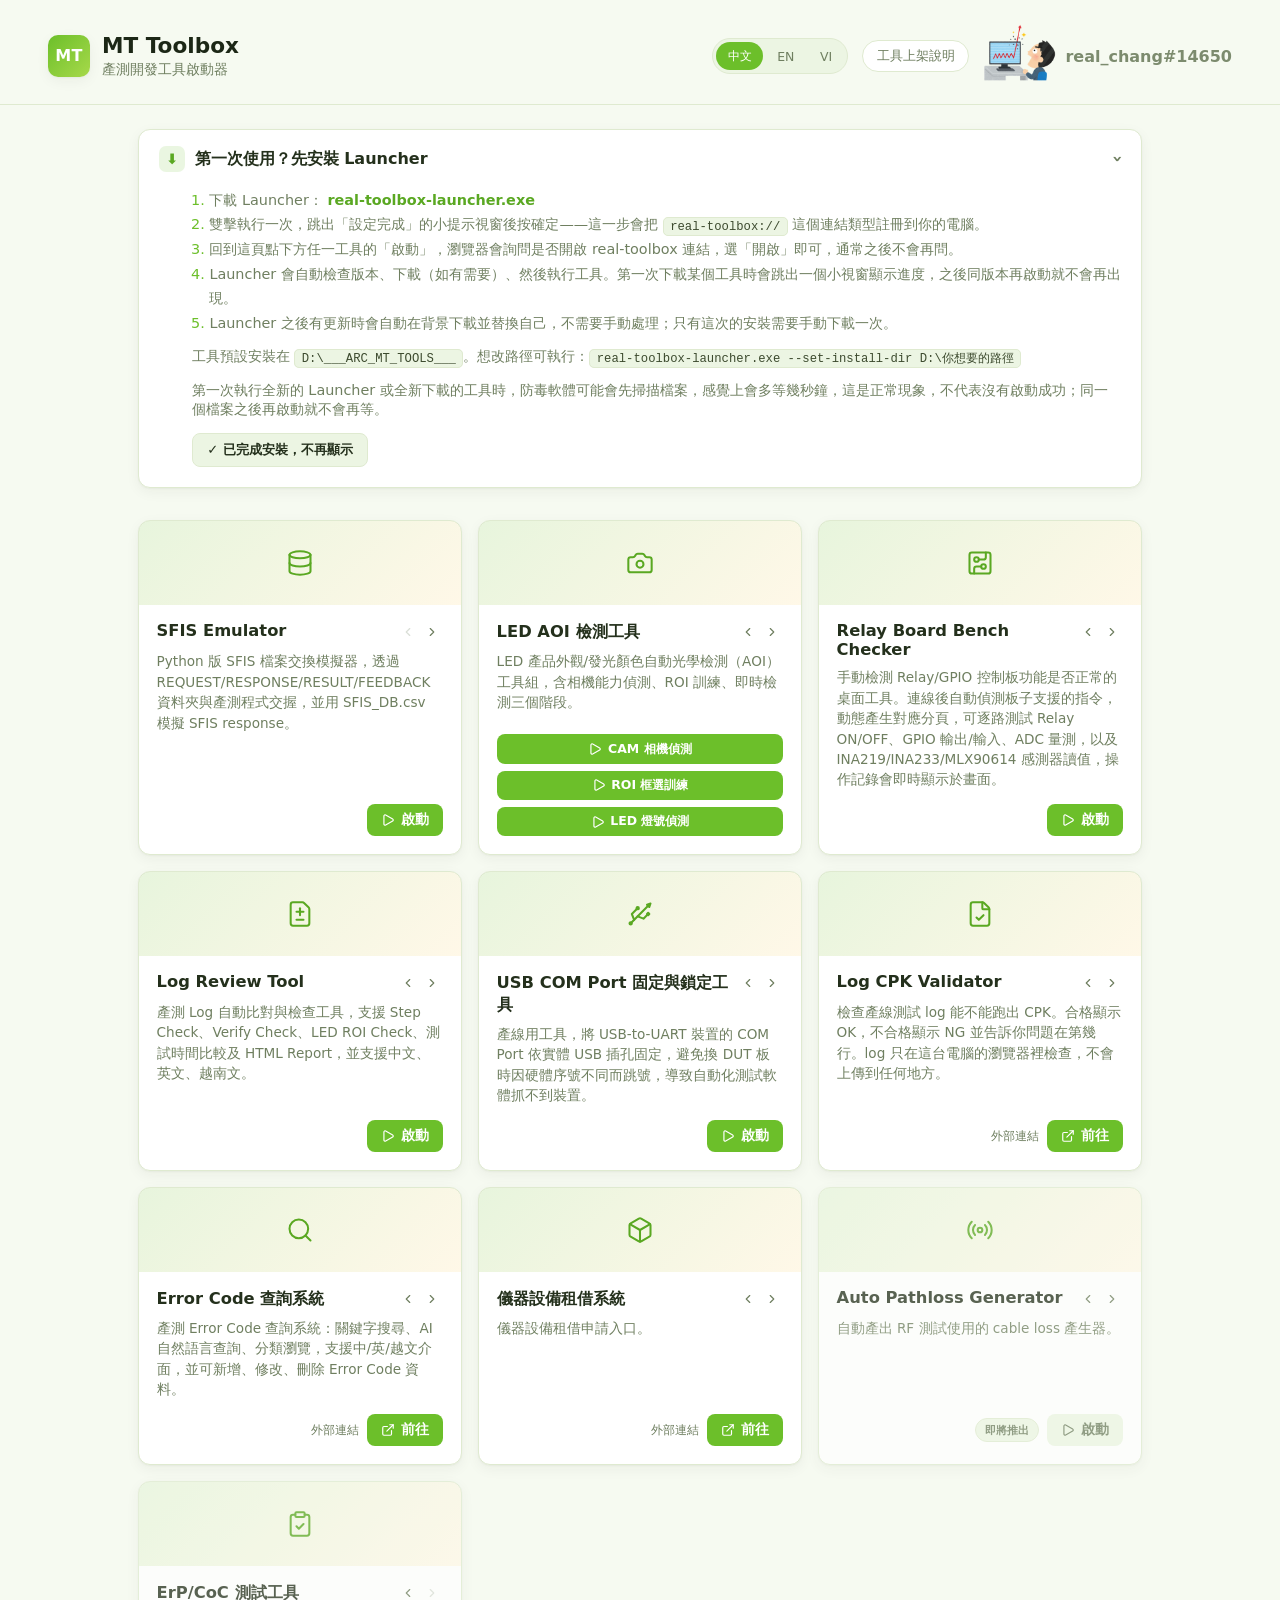
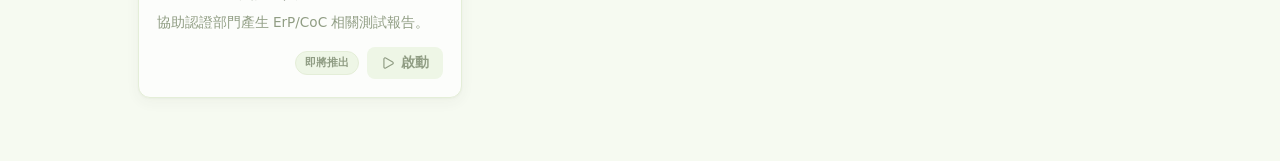
<file: index.html>
<!doctype html>
<!--
  MT Toolbox entry page (repo/protocol name: real-toolbox).

  This is a fully static page - no build step, no framework, no server-side
  code. It is deployed as-is to GitHub Pages from the repo's main branch.
  All the actual interactive behavior (rendering the tool cards from
  manifest.json, the setup-card show/hide logic, the launch-button feedback)
  lives in assets/app.js; this file is just the fixed shell/skeleton that
  app.js populates and manipulates at load time.

  See assets/app.js's top-of-file comment for the full picture of how a
  click on a tool's "啟動" button actually results in a program running on
  the user's machine, and launcher/launcher.py's module docstring for the
  Launcher side of that handshake.

  Trilingual (zh-Hant / en / vi): every fixed piece of text on this page is
  translated via assets/i18n.js (elements marked data-i18n/data-i18n-html) -
  see that file's top comment for how it works. Tool NAMES/DESCRIPTIONS from
  manifest.json are deliberately NOT translated - only this page's own
  chrome is.
-->
<html lang="zh-Hant">
<head>
<meta charset="utf-8">
<meta name="viewport" content="width=device-width, initial-scale=1">
<title>MT Toolbox</title>
<link rel="stylesheet" href="assets/style.css">
</head>
<body>
<!-- Fixed full-page background gradient, purely decorative - see .bg-glow
     in style.css. Placed first/behind everything via z-index: -1. -->
<div class="bg-glow"></div>

<header class="topbar">
  <div class="brand">
    <span class="brand-mark">MT</span>
    <div>
      <h1>MT Toolbox</h1>
      <p class="subtitle" data-i18n="index.subtitle">產測開發工具啟動器</p>
    </div>
  </div>
  <div class="topbar-right">
    <!-- Populated by assets/i18n.js's initLanguageSwitcher() with one
         button per supported language (zh/en/vi) - see that file's
         SUPPORTED_LANGS/LANG_LABELS. -->
    <div id="lang-switcher" class="lang-switcher"></div>
    <!--
      Two different, deliberately distinct link types sit side by side here:
        - "工具啟動教學" is a <button>, not a link - clicking it doesn't
          navigate anywhere, it just re-shows the setup-card below (see
          app.js's setupLauncherReminder). It starts `hidden` and only
          appears after the user has dismissed the setup card once, via
          localStorage - see setupLauncherReminder's own comment for why a
          static page can't just detect "is the Launcher installed?" directly
          and has to rely on this remembered-dismissal approach instead.
        - "工具上架說明" is a real <a> to a separate page (onboarding.html),
          opened in a new tab (target="_blank") since it's a completely
          different, much longer document aimed at a different audience
          (people onboarding a NEW tool, not people using existing tools).
      Both share the .setup-reopen-link CSS class so they look like the
      same kind of pill-shaped secondary action despite being different
      HTML elements underneath - see style.css's `button { font-family:
      inherit }` comment for a subtlety this caused (buttons and links don't
      get identical typography for free, even with the same class).
    -->
    <button class="setup-reopen-link" id="setup-reopen" hidden data-i18n="nav.setupReopen">工具啟動教學</button>
    <a class="setup-reopen-link" href="onboarding.html" target="_blank" rel="noopener" data-i18n="nav.onboardingLink">工具上架說明</a>
    <!-- Personal signature corner: a small mascot image (assets/mascot.png)
         plus a name/id tag. hideMascotIfMissing() in app.js makes the image
         fail gracefully (hides itself) rather than showing a broken-image
         icon if the file is ever missing. -->
    <div class="signature">
      <img src="assets/mascot.png" alt="" class="mascot" />
      <span class="signature-tag">real_chang#14650</span>
    </div>
  </div>
</header>

<main>
  <!--
    First-time setup instructions. Uses a native <details>/<summary> element
    (not a custom JS-driven collapsible) so it works even before app.js has
    finished running, and starts `open` in the HTML source - app.js's
    setupLauncherReminder() may immediately hide the whole element (via the
    `hidden` attribute, separate from `open`) if the user has already
    dismissed it before on this browser/machine; see that function's comment
    block for the full reasoning on why this is remembered client-side
    rather than detected automatically.
  -->
  <details class="setup-card" id="setup-card" open>
    <summary>
      <span class="setup-icon">⬇</span>
      <span data-i18n="index.setup.title">第一次使用？先安裝 Launcher</span>
      <span class="chevron">›</span>
    </summary>
    <div class="setup-body">
      <ol class="setup-steps">
        <li>
          <span data-i18n="index.setup.step1Prefix">下載 Launcher：</span>
          <!-- Points at GitHub's "latest release" asset permalink - see
               README.md's self-update section for the mechanism this
               mirrors. This URL always resolves to the newest Launcher
               release's asset regardless of its tag, so it never needs to
               change again when a new Launcher version is cut - see
               launcher.py's GITHUB_LAUNCHER_ASSET_URL, the exact same
               fixed URL the Launcher's own self-update downloads from. -->
          <a class="setup-download" href="https://github.com/real1027/real-toolbox/releases/latest/download/real-toolbox-launcher.exe">
            real-toolbox-launcher.exe
          </a>
        </li>
        <!-- "設定完成" message box wording here must stay in sync with
             register_protocol()'s show_message() call in launcher.py - if
             that message text changes, update it here too (in all three
             languages' index.setup.step2 in assets/i18n.js). -->
        <li data-i18n-html="index.setup.step2">雙擊執行一次，跳出「設定完成」的小提示視窗後按確定——這一步會把 <code>real-toolbox://</code> 這個連結類型註冊到你的電腦。</li>
        <li data-i18n="index.setup.step3">回到這頁點下方任一工具的「啟動」，瀏覽器會詢問是否開啟 real-toolbox 連結，選「開啟」即可，通常之後不會再問。</li>
        <li data-i18n="index.setup.step4">Launcher 會自動檢查版本、下載（如有需要）、然後執行工具。第一次下載某個工具時會跳出一個小視窗顯示進度，之後同版本再啟動就不會再出現。</li>
        <li data-i18n="index.setup.step5">Launcher 之後有更新時會自動在背景下載並替換自己，不需要手動處理；只有這次的安裝需要手動下載一次。</li>
      </ol>
      <p class="setup-note" data-i18n-html="index.setup.note1">
        工具預設安裝在 <code>D:\___ARC_MT_TOOLS___</code>。想改路徑可執行：
        <code>real-toolbox-launcher.exe --set-install-dir D:\你想要的路徑</code>
      </p>
      <!-- This note exists because of a real support question during
           development ("SFIS Emulator 突然開啟不了了") that turned out to be
           Windows Defender scanning a freshly built/downloaded exe, not an
           actual bug - see launcher.py's LOCK_TTL_SECONDS/module docstring
           and app.js's LAUNCH_FEEDBACK_TIMEOUT_MS comment for the two other
           places this same discovery shaped the design. -->
      <p class="setup-note" data-i18n="index.setup.note2">
        第一次執行全新的 Launcher 或全新下載的工具時，防毒軟體可能會先掃描檔案，感覺上會多等幾秒鐘，這是正常現象，不代表沒有啟動成功；同一個檔案之後再啟動就不會再等。
      </p>
      <button class="dismiss-setup-btn" id="dismiss-setup" data-i18n="index.setup.dismissBtn">✓ 已完成安裝，不再顯示</button>
    </div>
  </details>

  <!-- Populated entirely by app.js's loadTools()/toolCard() - this element
       starts empty in the HTML source. aria-live="polite" so screen readers
       announce the tool list once it finishes loading, since it isn't
       present in the initial page load. -->
  <section class="grid" id="tool-grid" aria-live="polite"></section>
  <!-- Shown by app.js only if manifest.json legitimately has zero tools, or
       if manifest.json itself failed to load at all (in which case its text
       is replaced with the actual error - see loadTools()). -->
  <p class="empty-state" id="empty-state" hidden data-i18n="index.emptyState">目前還沒有工具。</p>
</main>

<script src="assets/i18n.js"></script>
<script src="assets/app.js"></script>
</body>
</html>
</file>
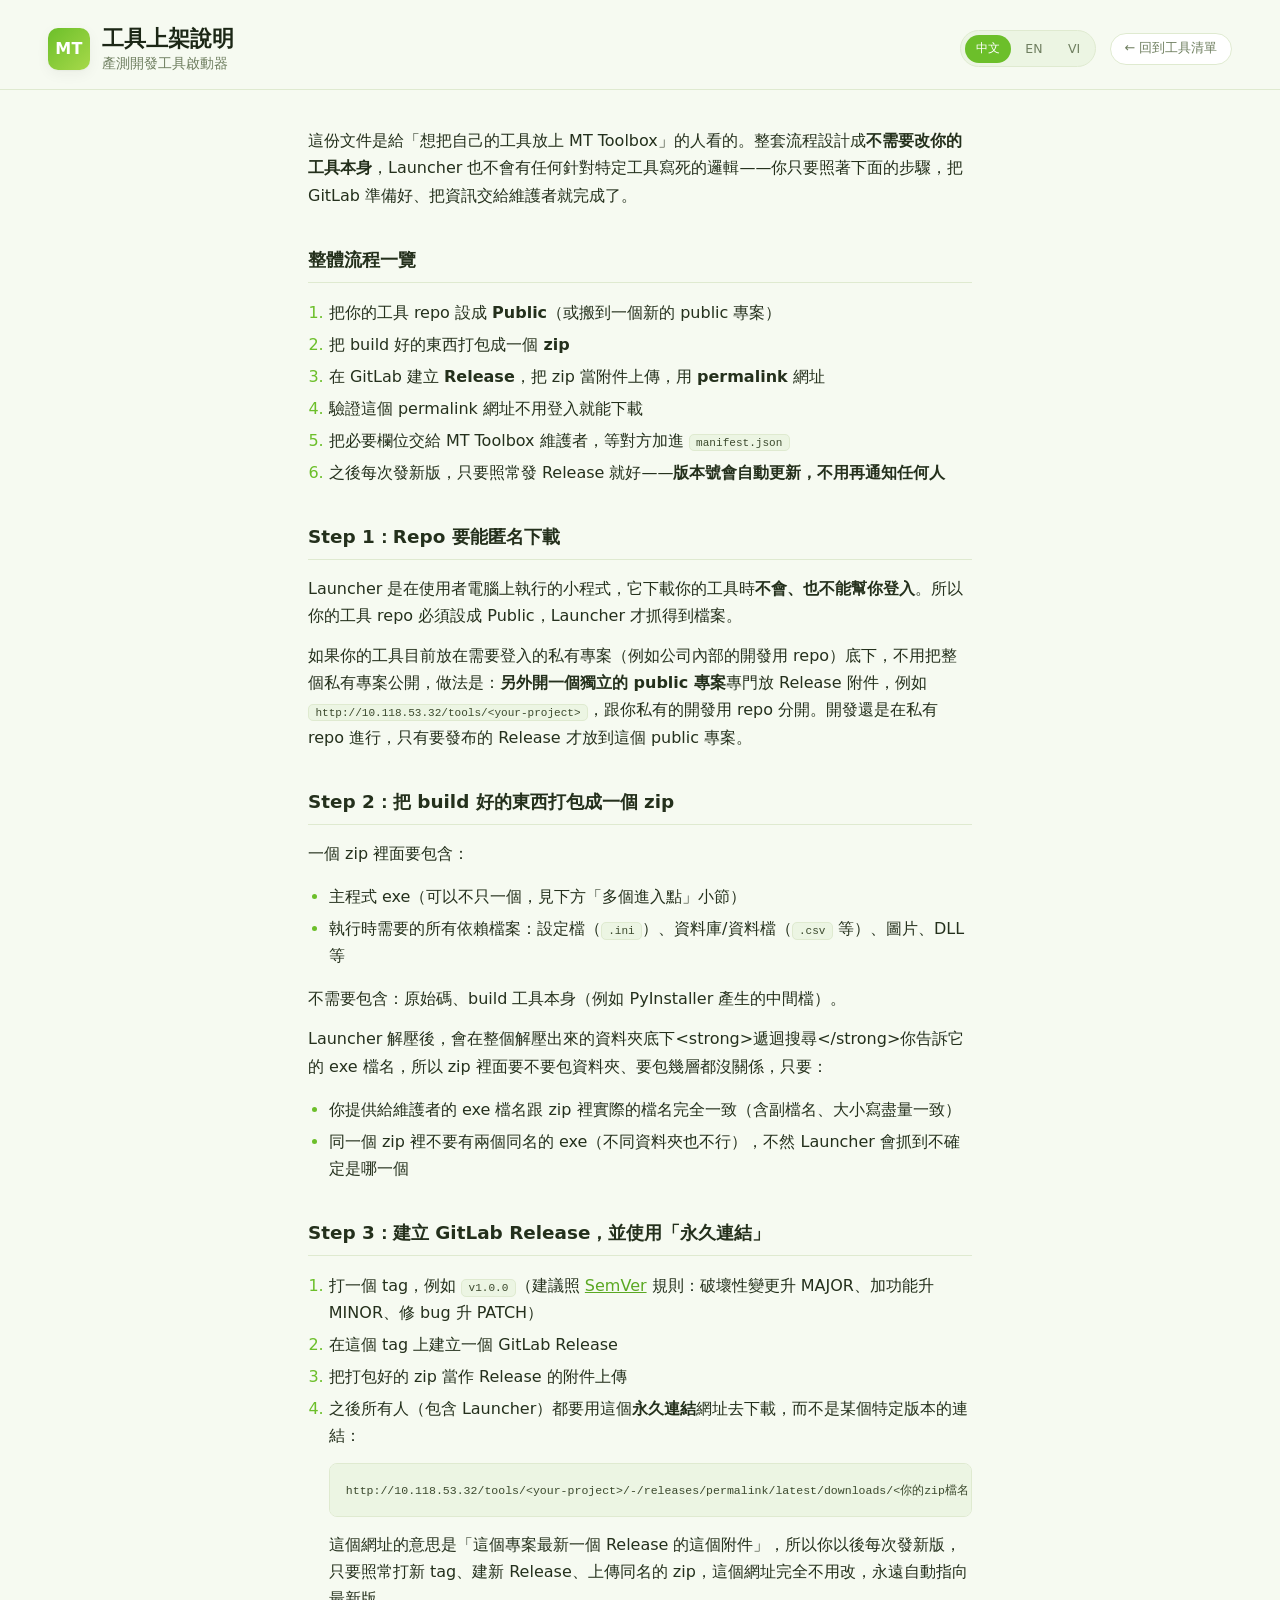
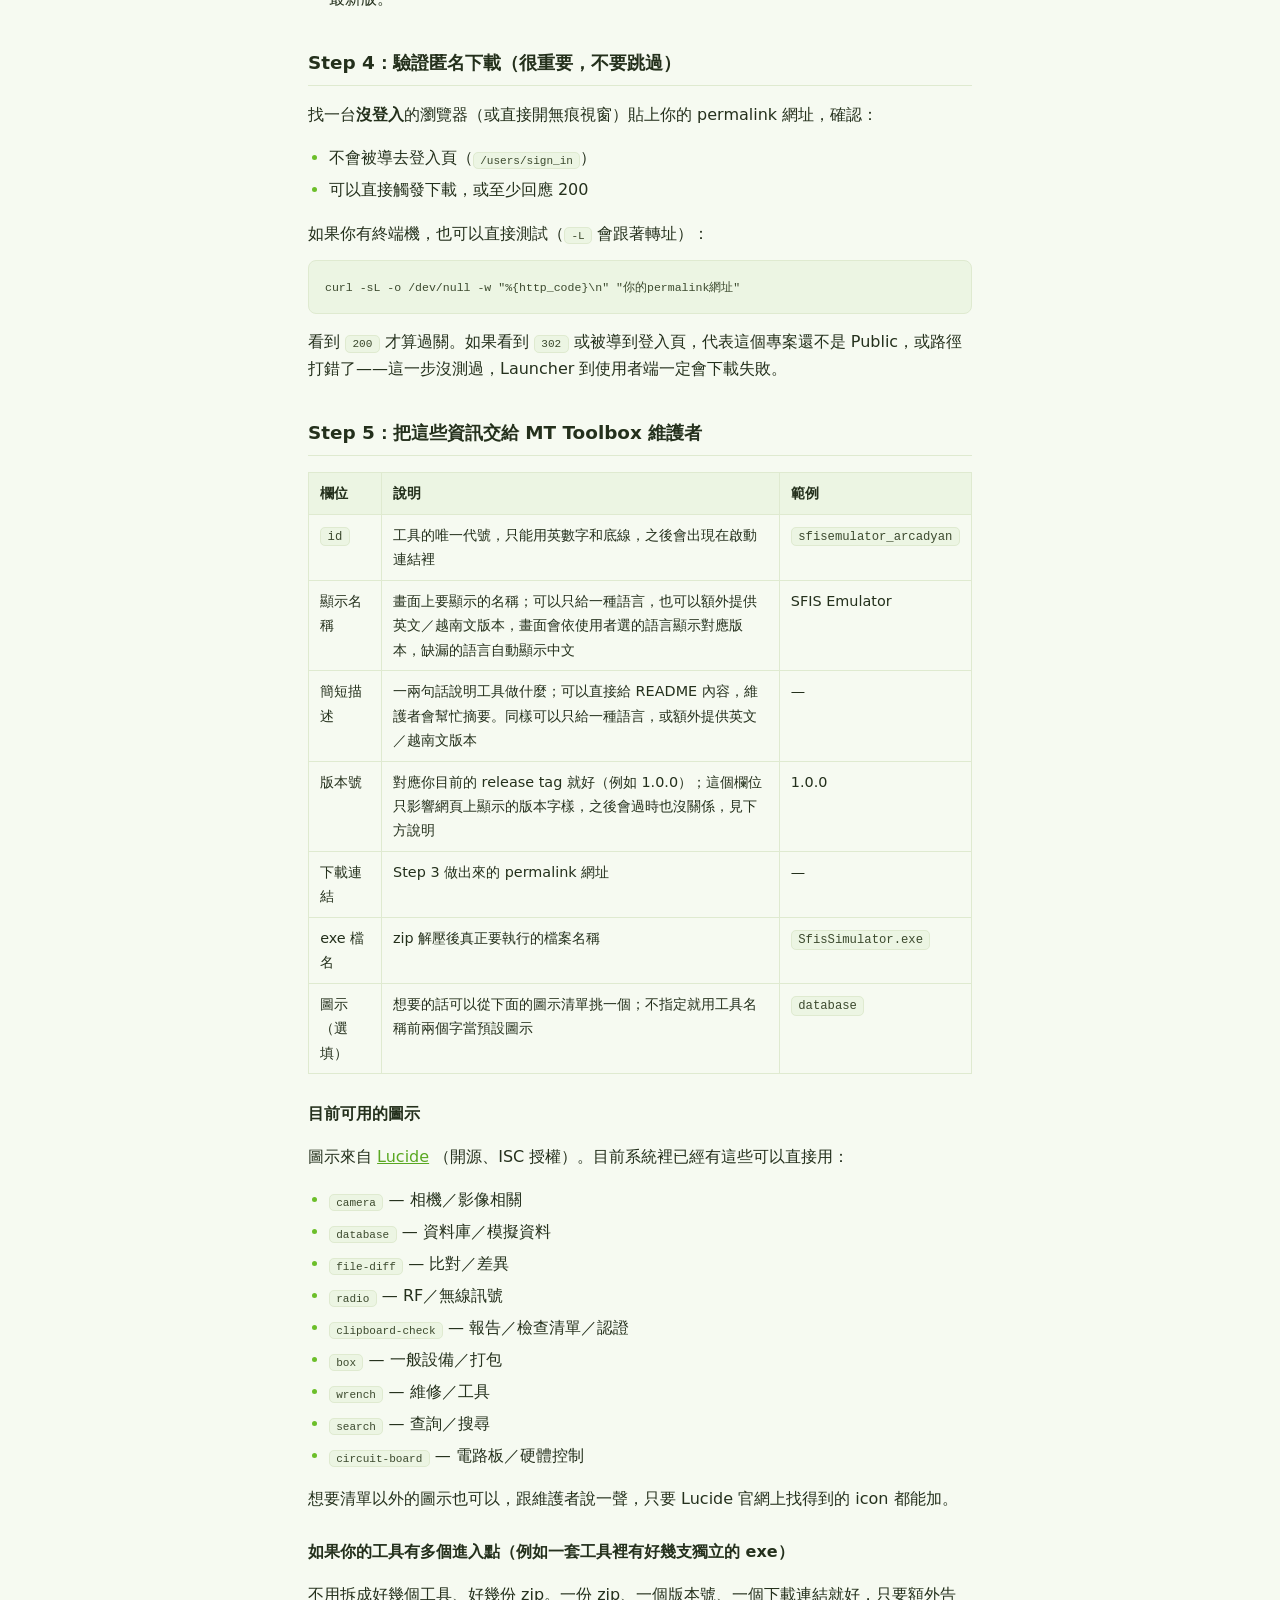
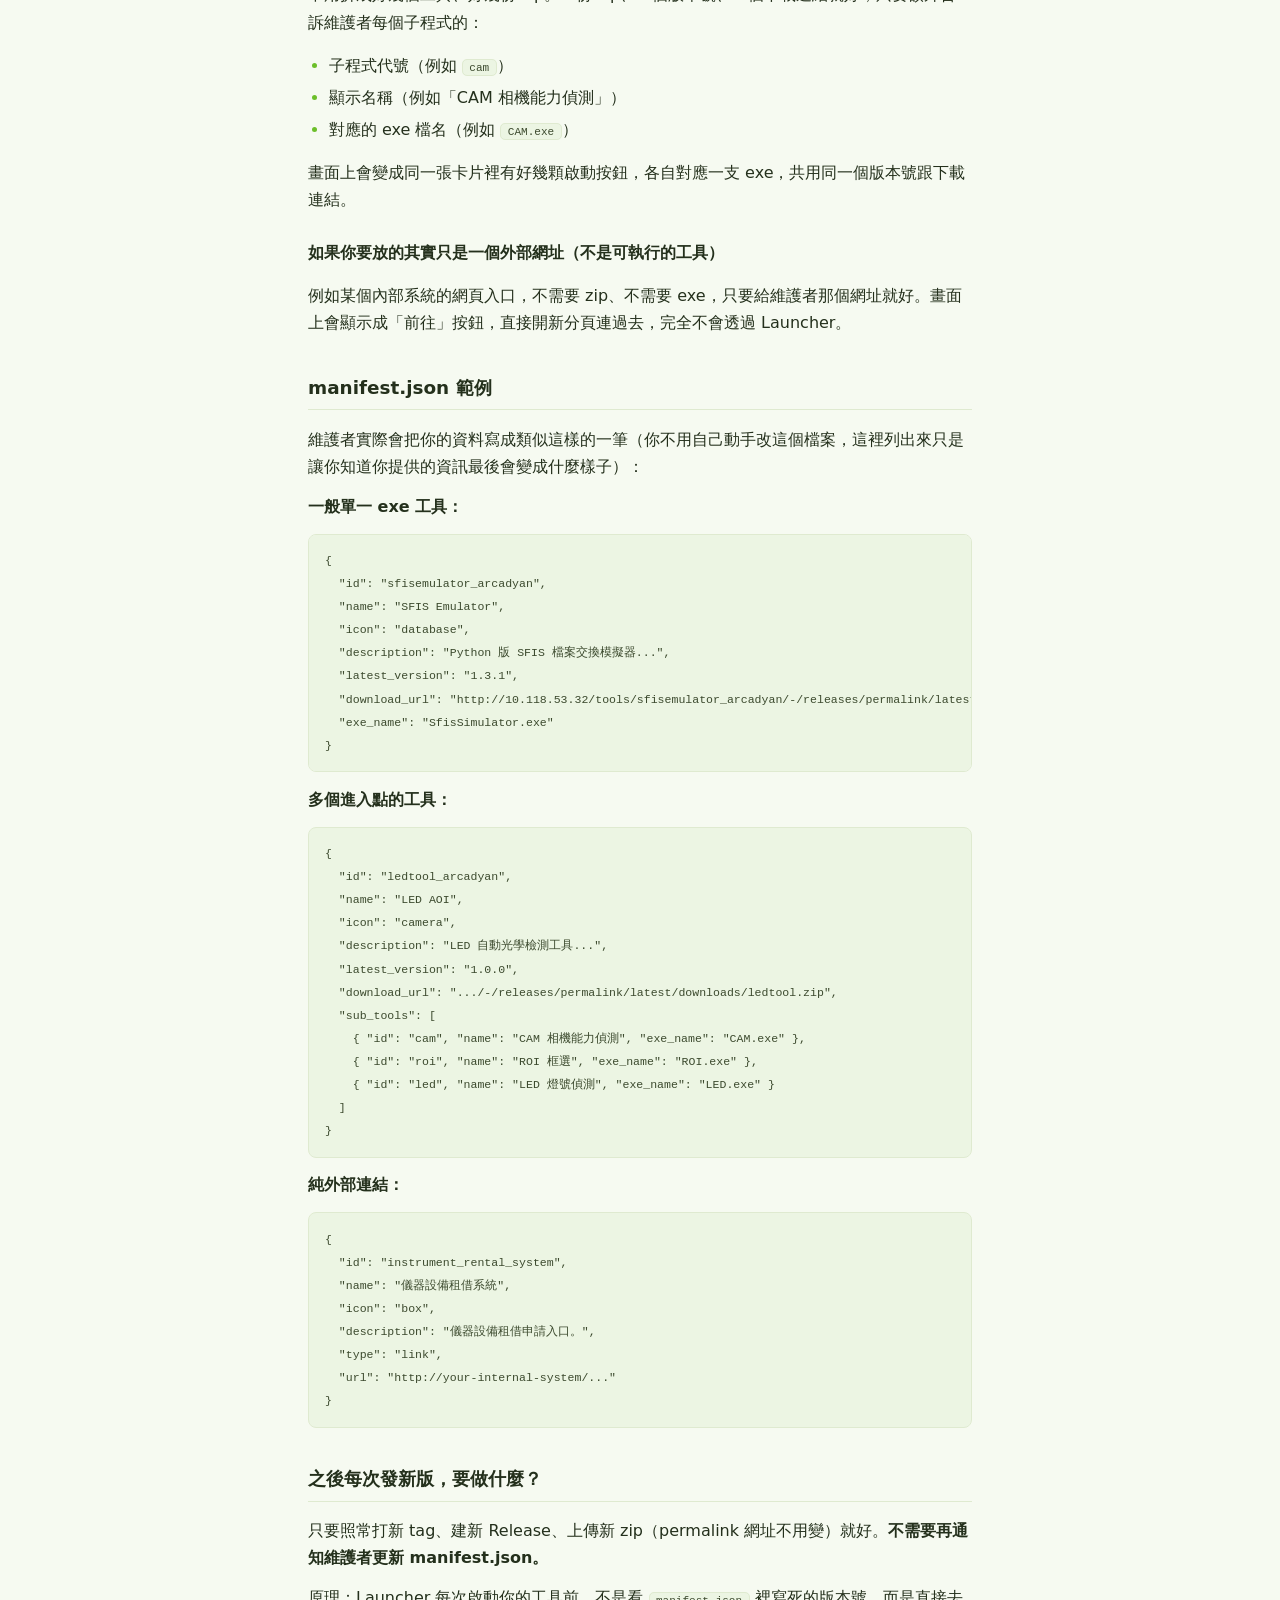
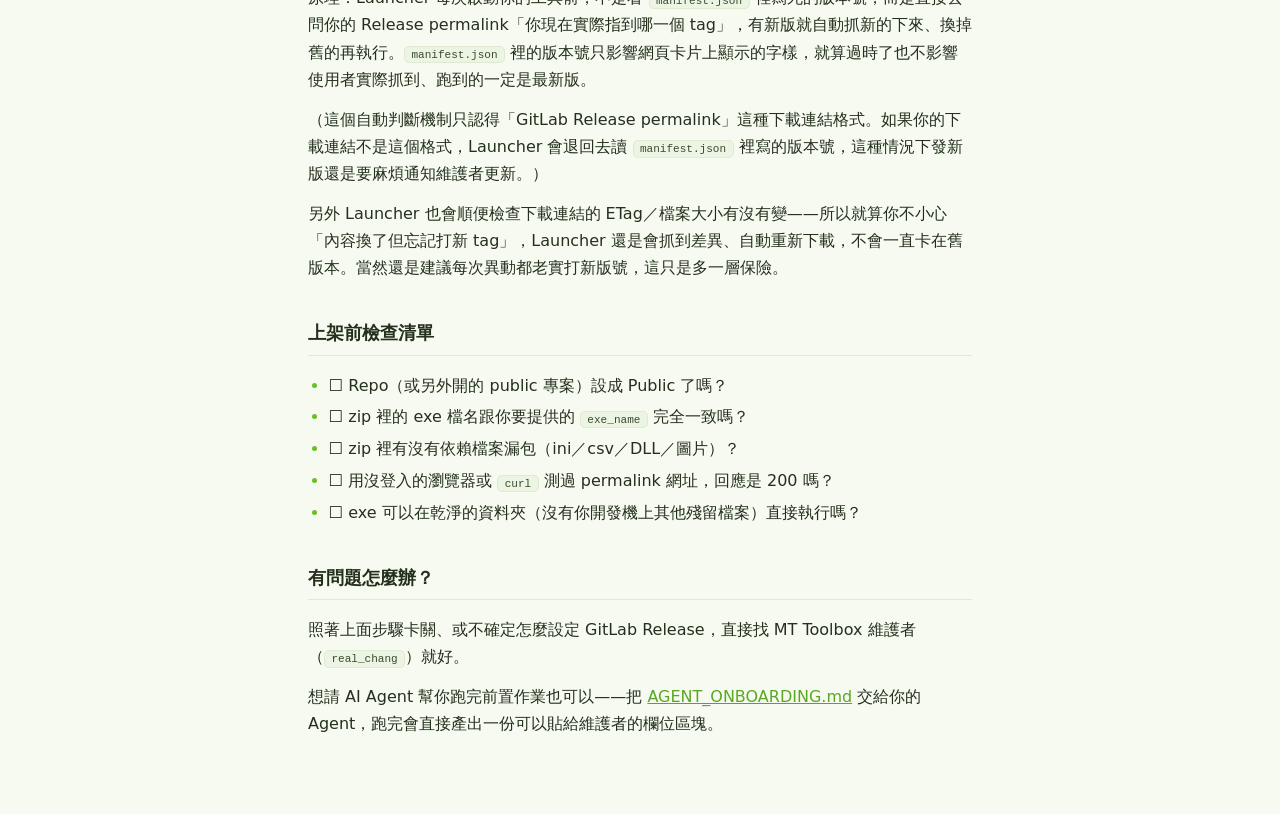
<file: onboarding.html>
<!doctype html>
<!--
  "工具上架說明" (tool onboarding guide) - linked from index.html's top bar,
  opened in a new tab. This is the user-facing, exhaustive walkthrough for
  anyone who wants to add their own tool to MT Toolbox; it covers the exact
  same ground as CONTRIBUTING.md (the repo-facing version of the same
  instructions) but written for a reader who has never seen this repo's
  source at all - keep both in sync if the onboarding process changes, but
  this page is the one real end users are actually pointed at.

  This is a static content page - it reuses assets/style.css's `.prose`
  typographic styles (see that file's comment on `main.prose`), and now also
  assets/i18n.js for trilingual (zh-Hant/en/vi) support, the same mechanism
  index.html uses - see that file's top comment for how data-i18n/
  data-i18n-html attributes work. Every key here lives under the "ob.*"
  namespace in assets/i18n.js's TRANSLATIONS.
-->
<html lang="zh-Hant">
<head>
<meta charset="utf-8">
<meta name="viewport" content="width=device-width, initial-scale=1">
<title>工具上架說明 — MT Toolbox</title>
<link rel="stylesheet" href="assets/style.css">
</head>
<body>
<div class="bg-glow"></div>

<header class="topbar">
  <div class="brand">
    <span class="brand-mark">MT</span>
    <div>
      <h1 data-i18n="nav.onboardingLink">工具上架說明</h1>
      <p class="subtitle" data-i18n="index.subtitle">產測開發工具啟動器</p>
    </div>
  </div>
  <div class="topbar-right">
    <div id="lang-switcher" class="lang-switcher"></div>
    <a class="setup-reopen-link" href="index.html" data-i18n="nav.backToList">← 回到工具清單</a>
  </div>
</header>

<main class="prose">

<p data-i18n-html="ob.intro">這份文件是給「想把自己的工具放上 MT Toolbox」的人看的。整套流程設計成<strong>不需要改你的工具本身</strong>，Launcher 也不會有任何針對特定工具寫死的邏輯——你只要照著下面的步驟，把 GitLab 準備好、把資訊交給維護者就完成了。</p>

<h2 data-i18n="ob.overview.title">整體流程一覽</h2>
<ol>
  <li data-i18n-html="ob.overview.items.0">把你的工具 repo 設成 <strong>Public</strong>（或搬到一個新的 public 專案）</li>
  <li data-i18n-html="ob.overview.items.1">把 build 好的東西打包成一個 <strong>zip</strong></li>
  <li data-i18n-html="ob.overview.items.2">在 GitLab 建立 <strong>Release</strong>，把 zip 當附件上傳，用 <strong>permalink</strong> 網址</li>
  <li data-i18n-html="ob.overview.items.3">驗證這個 permalink 網址不用登入就能下載</li>
  <li data-i18n-html="ob.overview.items.4">把必要欄位交給 MT Toolbox 維護者，等對方加進 <code>manifest.json</code></li>
  <li data-i18n-html="ob.overview.items.5">之後每次發新版，只要照常發 Release 就好——<strong>版本號會自動更新，不用再通知任何人</strong></li>
</ol>

<h2 data-i18n="ob.step1.title">Step 1：Repo 要能匿名下載</h2>
<p data-i18n-html="ob.step1.p1">
Launcher 是在使用者電腦上執行的小程式，它下載你的工具時<strong>不會、也不能幫你登入</strong>。所以你的工具 repo 必須設成 Public，Launcher 才抓得到檔案。
</p>
<p data-i18n-html="ob.step1.p2">
如果你的工具目前放在需要登入的私有專案（例如公司內部的開發用 repo）底下，不用把整個私有專案公開，做法是：<strong>另外開一個獨立的 public 專案</strong>專門放 Release 附件，例如 <code>http://10.118.53.32/tools/&lt;your-project&gt;</code>，跟你私有的開發用 repo 分開。開發還是在私有 repo 進行，只有要發布的 Release 才放到這個 public 專案。
</p>

<h2 data-i18n="ob.step2.title">Step 2：把 build 好的東西打包成一個 zip</h2>
<p data-i18n="ob.step2.p1">一個 zip 裡面要包含：</p>
<ul>
  <li data-i18n-html="ob.step2.item1">主程式 exe（可以不只一個，見下方「多個進入點」小節）</li>
  <li data-i18n-html="ob.step2.item2">執行時需要的所有依賴檔案：設定檔（<code>.ini</code>）、資料庫/資料檔（<code>.csv</code> 等）、圖片、DLL 等</li>
</ul>
<p data-i18n="ob.step2.p2">不需要包含：原始碼、build 工具本身（例如 PyInstaller 產生的中間檔）。</p>
<p data-i18n="ob.step2.p3">
Launcher 解壓後，會在整個解壓出來的資料夾底下<strong>遞迴搜尋</strong>你告訴它的 exe 檔名，所以 zip 裡面要不要包資料夾、要包幾層都沒關係，只要：
</p>
<ul>
  <li data-i18n-html="ob.step2.item3">你提供給維護者的 exe 檔名跟 zip 裡實際的檔名完全一致（含副檔名、大小寫盡量一致）</li>
  <li data-i18n-html="ob.step2.item4">同一個 zip 裡不要有兩個同名的 exe（不同資料夾也不行），不然 Launcher 會抓到不確定是哪一個</li>
</ul>

<h2 data-i18n="ob.step3.title">Step 3：建立 GitLab Release，並使用「永久連結」</h2>
<ol>
  <li data-i18n-html="ob.step3.item1">打一個 tag，例如 <code>v1.0.0</code>（建議照 <a href="https://semver.org/lang/zh-TW/" target="_blank" rel="noopener">SemVer</a> 規則：破壞性變更升 MAJOR、加功能升 MINOR、修 bug 升 PATCH）</li>
  <li data-i18n="ob.step3.item2">在這個 tag 上建立一個 GitLab Release</li>
  <li data-i18n="ob.step3.item3">把打包好的 zip 當作 Release 的附件上傳</li>
  <li>
    <span data-i18n-html="ob.step3.item4Prefix">之後所有人（包含 Launcher）都要用這個<strong>永久連結</strong>網址去下載，而不是某個特定版本的連結：</span>
    <pre><code>http://10.118.53.32/tools/&lt;your-project&gt;/-/releases/permalink/latest/downloads/&lt;你的zip檔名.zip&gt;</code></pre>
    <span data-i18n="ob.step3.item4Suffix">這個網址的意思是「這個專案最新一個 Release 的這個附件」，所以你以後每次發新版，只要照常打新 tag、建新 Release、上傳同名的 zip，這個網址完全不用改，永遠自動指向最新版。</span>
  </li>
</ol>

<h2 data-i18n="ob.step4.title">Step 4：驗證匿名下載（很重要，不要跳過）</h2>
<p data-i18n-html="ob.step4.p1">
找一台<strong>沒登入</strong>的瀏覽器（或直接開無痕視窗）貼上你的 permalink 網址，確認：
</p>
<ul>
  <li data-i18n-html="ob.step4.item1">不會被導去登入頁（<code>/users/sign_in</code>）</li>
  <li data-i18n="ob.step4.item2">可以直接觸發下載，或至少回應 200</li>
</ul>
<p data-i18n-html="ob.step4.p2">如果你有終端機，也可以直接測試（<code>-L</code> 會跟著轉址）：</p>
<pre><code>curl -sL -o /dev/null -w "%{http_code}\n" "你的permalink網址"</code></pre>
<p data-i18n-html="ob.step4.p3">看到 <code>200</code> 才算過關。如果看到 <code>302</code> 或被導到登入頁，代表這個專案還不是 Public，或路徑打錯了——這一步沒測過，Launcher 到使用者端一定會下載失敗。</p>

<h2 data-i18n="ob.step5.title">Step 5：把這些資訊交給 MT Toolbox 維護者</h2>
<table>
<thead><tr><th data-i18n="ob.step5.th1">欄位</th><th data-i18n="ob.step5.th2">說明</th><th data-i18n="ob.step5.th3">範例</th></tr></thead>
<tbody>
<tr><td><code>id</code></td><td data-i18n="ob.step5.row1c2">工具的唯一代號，只能用英數字和底線，之後會出現在啟動連結裡</td><td><code>sfisemulator_arcadyan</code></td></tr>
<tr><td data-i18n="ob.step5.row2c1">顯示名稱</td><td data-i18n="ob.step5.row2c2">畫面上要顯示的名稱</td><td>SFIS Emulator</td></tr>
<tr><td data-i18n="ob.step5.row3c1">簡短描述</td><td data-i18n="ob.step5.row3c2">一兩句話說明工具做什麼；可以直接給 README 內容，維護者會幫忙摘要</td><td>—</td></tr>
<tr><td data-i18n="ob.step5.row4c1">版本號</td><td data-i18n="ob.step5.row4c2">對應你目前的 release tag 就好（例如 1.0.0）；這個欄位只影響網頁上顯示的版本字樣，之後會過時也沒關係，見下方說明</td><td>1.0.0</td></tr>
<tr><td data-i18n="ob.step5.row5c1">下載連結</td><td data-i18n="ob.step5.row5c2">Step 3 做出來的 permalink 網址</td><td>—</td></tr>
<tr><td data-i18n="ob.step5.row6c1">exe 檔名</td><td data-i18n="ob.step5.row6c2">zip 解壓後真正要執行的檔案名稱</td><td><code>SfisSimulator.exe</code></td></tr>
<tr><td data-i18n="ob.step5.row7c1">圖示（選填）</td><td data-i18n="ob.step5.row7c2">想要的話可以從下面的圖示清單挑一個；不指定就用工具名稱前兩個字當預設圖示</td><td><code>database</code></td></tr>
</tbody>
</table>

<h3 data-i18n="ob.icons.title">目前可用的圖示</h3>
<p><span data-i18n="ob.icons.p1Prefix">圖示來自</span> <a href="https://lucide.dev" target="_blank" rel="noopener">Lucide</a> <span data-i18n="ob.icons.p1Suffix">（開源、ISC 授權）。目前系統裡已經有這些可以直接用：</span></p>
<ul>
  <li><code>camera</code> — <span data-i18n="ob.icons.camera">相機／影像相關</span></li>
  <li><code>database</code> — <span data-i18n="ob.icons.database">資料庫／模擬資料</span></li>
  <li><code>file-diff</code> — <span data-i18n="ob.icons.fileDiff">比對／差異</span></li>
  <li><code>radio</code> — <span data-i18n="ob.icons.radio">RF／無線訊號</span></li>
  <li><code>clipboard-check</code> — <span data-i18n="ob.icons.clipboardCheck">報告／檢查清單／認證</span></li>
  <li><code>box</code> — <span data-i18n="ob.icons.box">一般設備／打包</span></li>
  <li><code>wrench</code> — <span data-i18n="ob.icons.wrench">維修／工具</span></li>
  <li><code>search</code> — <span data-i18n="ob.icons.search">查詢／搜尋</span></li>
  <li><code>circuit-board</code> — <span data-i18n="ob.icons.circuitBoard">電路板／硬體控制</span></li>
</ul>
<p data-i18n="ob.icons.p2">想要清單以外的圖示也可以，跟維護者說一聲，只要 Lucide 官網上找得到的 icon 都能加。</p>

<h3 data-i18n="ob.subTools.title">如果你的工具有多個進入點（例如一套工具裡有好幾支獨立的 exe）</h3>
<p data-i18n="ob.subTools.p1">不用拆成好幾個工具、好幾份 zip。一份 zip、一個版本號、一個下載連結就好，只要額外告訴維護者每個子程式的：</p>
<ul>
  <li data-i18n-html="ob.subTools.item1">子程式代號（例如 <code>cam</code>）</li>
  <li data-i18n="ob.subTools.item2">顯示名稱（例如「CAM 相機能力偵測」）</li>
  <li data-i18n-html="ob.subTools.item3">對應的 exe 檔名（例如 <code>CAM.exe</code>）</li>
</ul>
<p data-i18n="ob.subTools.p2">畫面上會變成同一張卡片裡有好幾顆啟動按鈕，各自對應一支 exe，共用同一個版本號跟下載連結。</p>

<h3 data-i18n="ob.linkTool.title">如果你要放的其實只是一個外部網址（不是可執行的工具）</h3>
<p data-i18n="ob.linkTool.p1">例如某個內部系統的網頁入口，不需要 zip、不需要 exe，只要給維護者那個網址就好。畫面上會顯示成「前往」按鈕，直接開新分頁連過去，完全不會透過 Launcher。</p>

<h2 data-i18n="ob.example.title">manifest.json 範例</h2>
<p data-i18n="ob.example.intro">維護者實際會把你的資料寫成類似這樣的一筆（你不用自己動手改這個檔案，這裡列出來只是讓你知道你提供的資訊最後會變成什麼樣子）：</p>

<p><strong data-i18n="ob.example.single">一般單一 exe 工具：</strong></p>
<pre><code>{
  "id": "sfisemulator_arcadyan",
  "name": "SFIS Emulator",
  "icon": "database",
  "description": "Python 版 SFIS 檔案交換模擬器...",
  "latest_version": "1.3.1",
  "download_url": "http://10.118.53.32/tools/sfisemulator_arcadyan/-/releases/permalink/latest/downloads/sfisemulator_arcadyan.zip",
  "exe_name": "SfisSimulator.exe"
}</code></pre>

<p><strong data-i18n="ob.example.multi">多個進入點的工具：</strong></p>
<pre><code>{
  "id": "ledtool_arcadyan",
  "name": "LED AOI",
  "icon": "camera",
  "description": "LED 自動光學檢測工具...",
  "latest_version": "1.0.0",
  "download_url": ".../-/releases/permalink/latest/downloads/ledtool.zip",
  "sub_tools": [
    { "id": "cam", "name": "CAM 相機能力偵測", "exe_name": "CAM.exe" },
    { "id": "roi", "name": "ROI 框選", "exe_name": "ROI.exe" },
    { "id": "led", "name": "LED 燈號偵測", "exe_name": "LED.exe" }
  ]
}</code></pre>

<p><strong data-i18n="ob.example.link">純外部連結：</strong></p>
<pre><code>{
  "id": "instrument_rental_system",
  "name": "儀器設備租借系統",
  "icon": "box",
  "description": "儀器設備租借申請入口。",
  "type": "link",
  "url": "http://your-internal-system/..."
}</code></pre>

<h2 data-i18n="ob.newVersion.title">之後每次發新版，要做什麼？</h2>
<p data-i18n-html="ob.newVersion.p1">
只要照常打新 tag、建新 Release、上傳新 zip（permalink 網址不用變）就好。<strong>不需要再通知維護者更新 manifest.json。</strong>
</p>
<p data-i18n-html="ob.newVersion.p2">
原理：Launcher 每次啟動你的工具前，不是看 <code>manifest.json</code> 裡寫死的版本號，而是直接去問你的 Release permalink「你現在實際指到哪一個 tag」，有新版就自動抓新的下來、換掉舊的再執行。<code>manifest.json</code> 裡的版本號只影響網頁卡片上顯示的字樣，就算過時了也不影響使用者實際抓到、跑到的一定是最新版。
</p>
<p class="setup-note" data-i18n-html="ob.newVersion.note">
（這個自動判斷機制只認得「GitLab Release permalink」這種下載連結格式。如果你的下載連結不是這個格式，Launcher 會退回去讀 <code>manifest.json</code> 裡寫的版本號，這種情況下發新版還是要麻煩通知維護者更新。）
</p>
<p data-i18n="ob.newVersion.p3">
另外 Launcher 也會順便檢查下載連結的 ETag／檔案大小有沒有變——所以就算你不小心「內容換了但忘記打新 tag」，Launcher 還是會抓到差異、自動重新下載，不會一直卡在舊版本。當然還是建議每次異動都老實打新版號，這只是多一層保險。
</p>

<h2 data-i18n="ob.checklist.title">上架前檢查清單</h2>
<ul>
  <li>☐ <span data-i18n="ob.checklist.item1">Repo（或另外開的 public 專案）設成 Public 了嗎？</span></li>
  <li>☐ <span data-i18n-html="ob.checklist.item2">zip 裡的 exe 檔名跟你要提供的 <code>exe_name</code> 完全一致嗎？</span></li>
  <li>☐ <span data-i18n="ob.checklist.item3">zip 裡有沒有依賴檔案漏包（ini／csv／DLL／圖片）？</span></li>
  <li>☐ <span data-i18n-html="ob.checklist.item4">用沒登入的瀏覽器或 <code>curl</code> 測過 permalink 網址，回應是 200 嗎？</span></li>
  <li>☐ <span data-i18n="ob.checklist.item5">exe 可以在乾淨的資料夾（沒有你開發機上其他殘留檔案）直接執行嗎？</span></li>
</ul>

<h2 data-i18n="ob.help.title">有問題怎麼辦？</h2>
<p data-i18n-html="ob.help.p1">照著上面步驟卡關、或不確定怎麼設定 GitLab Release，直接找 MT Toolbox 維護者（<code>real_chang</code>）就好。</p>
<p data-i18n-html="ob.help.p2">想請 AI Agent 幫你跑完前置作業也可以——把 <a href="https://github.com/real1027/real-toolbox/blob/main/AGENT_ONBOARDING.md" target="_blank" rel="noopener">AGENT_ONBOARDING.md</a> 交給你的 Agent，跑完會直接產出一份可以貼給維護者的欄位區塊。</p>

</main>

<script src="assets/i18n.js"></script>
</body>
</html>
</file>
<file: assets/style.css>
/* Light theme with an apple-green accent (chosen deliberately over the
   dark Steam/Epic-launcher-style theme this page originally shipped with -
   the dark version was fully built and screenshotted before being replaced
   by this one on request). Shared by index.html and onboarding.html - this
   is the only stylesheet on the whole site, so any change here affects
   both pages. */
:root {
  --bg: #f6faf1;
  --bg-alt: #ecf5e3;
  --card: #ffffff;
  --card-hover: #fbfff6;
  --border: #dfead0;
  --fg: #24301c;
  --muted: #6f7f60;
  --accent: #6cbf2a;
  --accent-hover: #5aa822;
  --accent-soft: rgba(108, 191, 42, 0.14);
  --shadow: 0 1px 2px rgba(36, 48, 28, 0.04), 0 4px 14px rgba(36, 48, 28, 0.05);
}

* { box-sizing: border-box; }

/* Browsers do NOT make <button> inherit font-family from the page by
   default - form controls get the OS/browser's own UI font unless told
   otherwise. Without this reset, the "工具啟動教學" reopen <button> and the
   "工具上架說明" <a> right next to it (both share the .setup-reopen-link
   class and are meant to look identical) would visibly render in two
   different typefaces even though every other property matches. */
button {
  font-family: inherit;
}

html, body {
  margin: 0;
  min-height: 100%;
  background: var(--bg);
  color: var(--fg);
  font-family: system-ui, -apple-system, "Segoe UI", "PingFang TC", "Microsoft JhengHei", sans-serif;
}

.bg-glow {
  position: fixed;
  inset: 0;
  z-index: -1;
  background:
    radial-gradient(650px circle at 12% -10%, rgba(108, 191, 42, 0.12), transparent 60%),
    radial-gradient(500px circle at 92% 5%, rgba(255, 205, 90, 0.10), transparent 60%);
}

.topbar {
  display: flex;
  flex-wrap: wrap;
  align-items: center;
  justify-content: space-between;
  gap: 1rem;
  padding: 1.5rem clamp(1rem, 4vw, 3rem) 1rem;
  border-bottom: 1px solid var(--border);
}

.brand {
  display: flex;
  align-items: center;
  gap: 0.75rem;
}

.brand-mark {
  display: grid;
  place-items: center;
  width: 42px;
  height: 42px;
  border-radius: 10px;
  background: linear-gradient(135deg, var(--accent), #a7d94a);
  color: white;
  font-weight: 700;
  letter-spacing: 0.02em;
  flex-shrink: 0;
  box-shadow: var(--shadow);
}

.brand h1 {
  margin: 0;
  font-size: 1.35rem;
  color: #1c2716;
}

.subtitle {
  margin: 0.15rem 0 0;
  color: var(--muted);
  font-size: 0.85rem;
}

.topbar-right {
  display: flex;
  align-items: center;
  gap: 0.9rem;
}

/* Language toggle (see assets/i18n.js's initLanguageSwitcher) - a compact
   segmented control, same visual family as .tabs used to be, styled to sit
   comfortably among the other topbar-right pill buttons/links. */
.lang-switcher {
  display: flex;
  gap: 0.2rem;
  background: var(--bg-alt);
  padding: 0.2rem;
  border-radius: 999px;
  border: 1px solid var(--border);
}

.lang-btn {
  border: none;
  background: transparent;
  color: var(--muted);
  padding: 0.35rem 0.7rem;
  border-radius: 999px;
  font-size: 0.78rem;
  cursor: pointer;
  transition: background 0.15s, color 0.15s;
}

.lang-btn:hover { color: var(--fg); }

.lang-btn.active {
  background: var(--accent);
  color: white;
}

.setup-reopen-link {
  border: 1px solid var(--border);
  background: var(--card);
  color: var(--muted);
  padding: 0.4rem 0.85rem;
  border-radius: 999px;
  font-size: 0.8rem;
  text-decoration: none;
  cursor: pointer;
  transition: color 0.15s, border-color 0.15s;
}

.setup-reopen-link:hover {
  color: var(--accent-hover);
  border-color: var(--accent);
}

.signature {
  display: flex;
  align-items: center;
  gap: 0.6rem;
  opacity: 0.9;
}

.mascot {
  height: 64px;
  width: auto;
  display: block;
}

.signature-tag {
  font-size: 1rem;
  font-weight: 600;
  color: var(--muted);
  white-space: nowrap;
}

main {
  max-width: 1100px;
  margin: 0 auto;
  padding: 1.5rem clamp(1rem, 4vw, 3rem) 4rem;
}

/* Everything under .prose is typographic styling for long-form article
   content - specifically onboarding.html (the "工具上架說明" page), which
   uses headings/lists/tables/code blocks that index.html's card-grid layout
   never needs. Narrower max-width than the card grid's <main> (760px vs
   1100px) because long paragraphs of Chinese/English prose read better at
   a narrower measure than a grid of cards does. */
main.prose {
  max-width: 760px;
  line-height: 1.7;
}

.prose h2 {
  margin-top: 2.2rem;
  padding-bottom: 0.4rem;
  border-bottom: 1px solid var(--border);
  font-size: 1.15rem;
}

.prose h3 {
  margin-top: 1.6rem;
  font-size: 1rem;
}

.prose ul, .prose ol {
  padding-left: 1.3rem;
}

.prose li { margin: 0.3rem 0; }
.prose li::marker { color: var(--accent); }

.prose p { margin: 0.8rem 0; }

.prose pre {
  background: var(--bg-alt);
  border: 1px solid var(--border);
  border-radius: 8px;
  padding: 0.9rem 1rem;
  overflow-x: auto;
  font-size: 0.85rem;
}

.prose pre code {
  background: none;
  border: none;
  padding: 0;
}

.prose table {
  width: 100%;
  border-collapse: collapse;
  margin: 1rem 0;
  font-size: 0.9rem;
}

.prose th, .prose td {
  border: 1px solid var(--border);
  padding: 0.5rem 0.7rem;
  text-align: left;
  vertical-align: top;
}

.prose th {
  background: var(--bg-alt);
}

.prose a {
  color: var(--accent-hover);
}

.setup-card {
  background: var(--card);
  border: 1px solid var(--border);
  border-radius: 12px;
  margin-bottom: 2rem;
  overflow: hidden;
  box-shadow: var(--shadow);
}

.setup-card summary {
  list-style: none;
  cursor: pointer;
  padding: 1rem 1.25rem;
  display: flex;
  align-items: center;
  gap: 0.6rem;
  font-weight: 600;
  user-select: none;
}

.setup-card summary::-webkit-details-marker { display: none; }

.setup-icon {
  display: grid;
  place-items: center;
  width: 26px;
  height: 26px;
  border-radius: 7px;
  background: var(--accent-soft);
  color: var(--accent-hover);
  font-size: 0.9rem;
}

.chevron {
  margin-left: auto;
  color: var(--muted);
  transition: transform 0.15s;
  font-size: 1.1rem;
}

.setup-card[open] .chevron { transform: rotate(90deg); }

.setup-body {
  padding: 0 1.25rem 1.25rem 3.3rem;
  color: var(--muted);
  font-size: 0.9rem;
}

.setup-steps {
  margin: 0 0 0.75rem;
  padding-left: 1.1rem;
  line-height: 1.7;
}

.setup-steps li::marker { color: var(--accent); }

.setup-download {
  color: var(--accent-hover);
  font-weight: 600;
  text-decoration: none;
}

.setup-download:hover { text-decoration: underline; }

.setup-note { margin: 0 0 0.9rem; }

.dismiss-setup-btn {
  border: 1px solid var(--border);
  background: var(--bg-alt);
  color: var(--fg);
  padding: 0.45rem 0.9rem;
  border-radius: 8px;
  font-size: 0.82rem;
  font-weight: 600;
  cursor: pointer;
  transition: background 0.15s, border-color 0.15s;
}

.dismiss-setup-btn:hover {
  background: var(--accent-soft);
  border-color: var(--accent);
  color: var(--accent-hover);
}

kbd {
  background: var(--bg-alt);
  border: 1px solid var(--border);
  border-bottom-width: 2px;
  border-radius: 4px;
  padding: 0.05rem 0.4rem;
  font-size: 0.85em;
}

code {
  background: var(--bg-alt);
  border: 1px solid var(--border);
  padding: 0.1rem 0.4rem;
  border-radius: 5px;
  font-size: 0.85em;
  color: #3c4a2e;
}

.grid {
  display: grid;
  grid-template-columns: repeat(auto-fill, minmax(260px, 1fr));
  gap: 1rem;
}

.card {
  background: var(--card);
  border: 1px solid var(--border);
  border-radius: 12px;
  overflow: hidden;
  display: flex;
  flex-direction: column;
  box-shadow: var(--shadow);
  transition: transform 0.15s, border-color 0.15s, box-shadow 0.15s;
}

.card:hover {
  border-color: #c7dcae;
  transform: translateY(-2px);
  box-shadow: 0 6px 20px rgba(36, 48, 28, 0.09);
}

.card-art {
  height: 84px;
  display: grid;
  place-items: center;
  background: linear-gradient(135deg, rgba(108, 191, 42, 0.16), rgba(255, 205, 90, 0.14));
  color: var(--accent-hover);
}

.card-art span {
  font-size: 1.4rem;
  font-weight: 700;
  letter-spacing: 0.05em;
}

.card-body {
  padding: 1rem 1.1rem 1.1rem;
  display: flex;
  flex-direction: column;
  gap: 0.5rem;
  flex: 1;
}

.card-top {
  display: flex;
  align-items: flex-start;
  justify-content: space-between;
  gap: 0.5rem;
}

.card-title {
  margin: 0;
  font-size: 1.02rem;
}

/* The ‹/› card-reorder buttons - deliberately quiet (muted color, no
   border/background until hover) so they read as a minor utility, not a
   primary action competing with the card title/launch button. */
.card-reorder {
  display: flex;
  gap: 0.15rem;
  flex-shrink: 0;
}

.reorder-btn {
  display: grid;
  place-items: center;
  width: 22px;
  height: 22px;
  padding: 0;
  border: none;
  border-radius: 6px;
  background: transparent;
  color: var(--muted);
  cursor: pointer;
}

.reorder-btn:hover:not(:disabled) {
  background: var(--bg-alt);
  color: var(--accent-hover);
}

.reorder-btn:disabled {
  opacity: 0.25;
  cursor: default;
}

.card-desc {
  margin: 0;
  color: var(--muted);
  font-size: 0.85rem;
  line-height: 1.5;
  flex: 1;
}

/* justify-content: flex-end (not space-between) because a normal tool's
   footer now has only ONE child (just the launch button - no version
   number is shown anymore, see app.js's footerContent) - space-between
   would pin a lone flex item to the start instead of the end. The
   coming_soon/link cases still have two children (a status tag + a
   button); flex-end simply groups both toward the right instead of
   spreading them across the card, which still reads fine. */
.card-footer {
  display: flex;
  flex-wrap: wrap;
  align-items: center;
  justify-content: flex-end;
  gap: 0.5rem;
  margin-top: 0.4rem;
}

.version-tag {
  color: var(--muted);
  font-size: 0.78rem;
  font-variant-numeric: tabular-nums;
}

.launch-btn {
  display: inline-flex;
  align-items: center;
  gap: 0.35rem;
  background: var(--accent);
  color: white;
  text-decoration: none;
  font-size: 0.85rem;
  font-weight: 600;
  padding: 0.45rem 0.9rem;
  border-radius: 8px;
  transition: background 0.15s;
  border: none;
  cursor: pointer;
}

.launch-btn:hover { background: var(--accent-hover); }

/* Used for a "coming_soon" tool's button, which is a <span> in the markup
   (see app.js's footerContent), not a real <a href> - there is nothing to
   link to yet. pointer-events: none isn't strictly required here (a <span>
   has no default click behavior anyway) but is kept for consistency with
   .is-loading below and as a defensive no-op. */
.launch-btn.is-disabled {
  background: var(--bg-alt);
  color: var(--muted);
  cursor: default;
  pointer-events: none;
}

/* Applied by app.js's wireLaunchFeedback while a real launch link is showing
   "啟動中…". `pointer-events: none` is what ACTUALLY prevents a user from
   re-clicking the button while it's in this state - there is no separate
   JavaScript-side click-guard; the browser itself simply stops delivering
   click events to an element styled this way. The pulsing opacity animation
   is purely a visual "something is happening" cue. */
.launch-btn.is-loading {
  background: var(--accent-hover);
  pointer-events: none;
  cursor: default;
  animation: launch-pulse 1.1s ease-in-out infinite;
}

@keyframes launch-pulse {
  0%, 100% { opacity: 1; }
  50% { opacity: 0.6; }
}

/* One button per sub-tool (e.g. LED AOI's CAM/ROI/LED), stacked in a single
   column with every button stretched to the same width - deliberately NOT
   a wrapping row of variable-width buttons, which looked uneven and could
   wrap awkwardly depending on card width and label length. Because this
   element is width: 100% and .card-footer (its flex-row parent, ordered
   after the version-tag span in the markup - see app.js's footerContent)
   has flex-wrap: wrap, this element can never fit next to the version tag
   on the same line and always wraps onto its own full-width row below it -
   that's what produces "version number on top, full-width button column
   below" with no extra layout code needed. */
.sub-tool-buttons {
  display: flex;
  flex-direction: column;
  gap: 0.4rem;
  width: 100%;
}

.sub-tool-buttons .launch-btn {
  font-size: 0.78rem;
  padding: 0.4rem 0.65rem;
  width: 100%;
  justify-content: center;
}

.coming-soon-tag {
  font-size: 0.7rem;
  font-weight: 600;
  color: var(--muted);
  background: var(--bg-alt);
  border: 1px solid var(--border);
  padding: 0.2rem 0.55rem;
  border-radius: 999px;
}

.card.is-coming-soon {
  opacity: 0.75;
}

.card.is-coming-soon:hover {
  transform: none;
  box-shadow: var(--shadow);
}

.empty-state {
  color: var(--muted);
  text-align: center;
  padding: 3rem 1rem;
}
</file>
